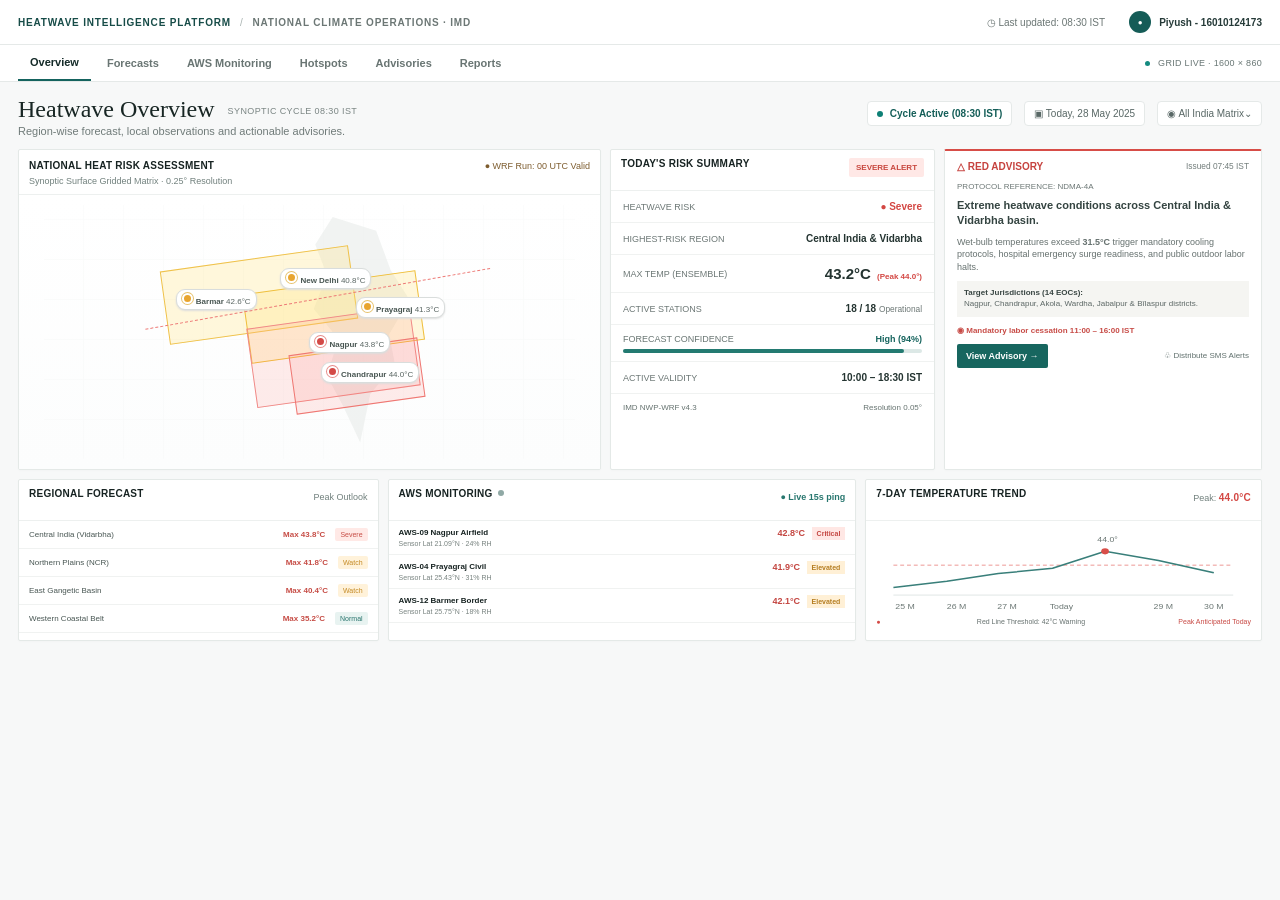
<file: index.html>
<!DOCTYPE html>
<html lang="en">
<head>
  <meta charset="UTF-8">
  <meta name="viewport" content="width=device-width, initial-scale=1.0">
  <title>Heatwave Intelligence Platform</title>
  <link rel="stylesheet" href="styles.css">
</head>
<body>
  <div class="app">
    <header class="topbar">
      <div class="brand">
        <span class="brand-main">HEATWAVE INTELLIGENCE PLATFORM</span>
        <span class="brand-divider">/</span>
        <span class="brand-sub">NATIONAL CLIMATE OPERATIONS · IMD</span>
      </div>
      <div class="top-meta">
        <span class="updated">◷ Last updated: 08:30 IST</span>
        <span class="user-chip">●</span>
        <span class="user-name">Piyush - 16010124173</span>
      </div>
    </header>

    <nav class="nav">
      <div class="nav-left">
        <button class="nav-item active" data-tab="Overview">Overview</button>
        <button class="nav-item" data-tab="Forecasts">Forecasts</button>
        <button class="nav-item" data-tab="AWS Monitoring">AWS Monitoring</button>
        <button class="nav-item" data-tab="Hotspots">Hotspots</button>
        <button class="nav-item" data-tab="Advisories">Advisories</button>
        <button class="nav-item" data-tab="Reports">Reports</button>
      </div>
      <div class="grid-live"><span></span> GRID LIVE · 1600 × 860</div>
    </nav>

    <main>
      <section class="title-row">
        <div>
          <h1>Heatwave Overview <small>SYNOPTIC CYCLE 08:30 IST</small></h1>
          <p>Region-wise forecast, local observations and actionable advisories.</p>
        </div>
        <div class="controls">
          <span class="cycle"><i></i> Cycle Active (08:30 IST)</span>
          <span>▣ Today, 28 May 2025</span>
          <span>◉ All India Matrix⌄</span>
        </div>
      </section>

      <section class="dashboard-grid top-grid">
        <article class="card map-card">
          <div class="card-head">
            <div>
              <b>NATIONAL HEAT RISK ASSESSMENT</b>
              <span>Synoptic Surface Gridded Matrix · 0.25° Resolution</span>
            </div>
            <span class="run">● WRF Run: 00 UTC Valid</span>
          </div>
          <div class="map-area">
            <div class="india-shape"></div>
            <div class="region r1"></div>
            <div class="region r2"></div>
            <div class="region r3"></div>
            <div class="region r4"></div>
            <div class="city c1"><strong>New Delhi</strong> 40.8°C</div>
            <div class="city c2"><strong>Barmar</strong> 42.6°C</div>
            <div class="city c3"><strong>Prayagraj</strong> 41.3°C</div>
            <div class="city critical c4"><strong>Nagpur</strong> 43.8°C</div>
            <div class="city critical c5"><strong>Chandrapur</strong> 44.0°C</div>
            <div class="isoline"></div>
          </div>
        </article>

        <article class="card risk-card">
          <div class="card-head"><b>TODAY'S RISK SUMMARY</b><span class="badge red">SEVERE ALERT</span></div>
          <div class="risk-line"><span>HEATWAVE RISK</span><strong class="danger">● Severe</strong></div>
          <div class="risk-line"><span>HIGHEST-RISK REGION</span><strong>Central India &amp; Vidarbha</strong></div>
          <div class="risk-line"><span>MAX TEMP (ENSEMBLE)</span><strong class="big">43.2°C <em>(Peak 44.0°)</em></strong></div>
          <div class="risk-line"><span>ACTIVE STATIONS</span><strong>18 / 18 <small>Operational</small></strong></div>
          <div class="confidence">
            <div><span>FORECAST CONFIDENCE</span><b>High (94%)</b></div>
            <div class="bar"><i></i></div>
          </div>
          <div class="risk-line"><span>ACTIVE VALIDITY</span><strong>10:00 – 18:30 IST</strong></div>
          <div class="model">IMD NWP-WRF v4.3 <span>Resolution 0.05°</span></div>
        </article>

        <article class="card advisory-card">
          <div class="advisory-title"><span>△ RED ADVISORY</span><small>Issued 07:45 IST</small></div>
          <p class="protocol">PROTOCOL REFERENCE: NDMA-4A</p>
          <h3>Extreme heatwave conditions across Central India &amp; Vidarbha basin.</h3>
          <p>Wet-bulb temperatures exceed <b>31.5°C</b> trigger mandatory cooling protocols, hospital emergency surge readiness, and public outdoor labor halts.</p>
          <div class="jurisdiction">
            <b>Target Jurisdictions (14 EOCs):</b><br>
            Nagpur, Chandrapur, Akola, Wardha, Jabalpur &amp; Bīlaspur districts.
          </div>
          <div class="halt">◉ Mandatory labor cessation 11:00 – 16:00 IST</div>
          <button class="advisory-btn">View Advisory →</button>
          <span class="sms">♧ Distribute SMS Alerts</span>
        </article>
      </section>

      <section class="dashboard-grid bottom-grid">
        <article class="card region-card">
          <div class="card-head"><b>REGIONAL FORECAST</b><span>Peak Outlook</span></div>
          <div class="region-row"><span>Central India (Vidarbha)</span><b>Max 43.8°C</b><em>Severe</em></div>
          <div class="region-row"><span>Northern Plains (NCR)</span><b>Max 41.8°C</b><em>Watch</em></div>
          <div class="region-row"><span>East Gangetic Basin</span><b>Max 40.4°C</b><em>Watch</em></div>
          <div class="region-row"><span>Western Coastal Belt</span><b>Max 35.2°C</b><em>Normal</em></div>
        </article>

        <article class="card aws-card">
          <div class="card-head"><b>AWS MONITORING <span class="dot"></span></b><span class="live">● Live 15s ping</span></div>
          <div class="station"><div><b>AWS-09 Nagpur Airfield</b><span>Sensor Lat 21.09°N · 24% RH</span></div><strong>42.8°C <em>Critical</em></strong></div>
          <div class="station"><div><b>AWS-04 Prayagraj Civil</b><span>Sensor Lat 25.43°N · 31% RH</span></div><strong>41.9°C <em class="amber">Elevated</em></strong></div>
          <div class="station"><div><b>AWS-12 Barmer Border</b><span>Sensor Lat 25.75°N · 18% RH</span></div><strong>42.1°C <em class="amber">Elevated</em></strong></div>
        </article>

        <article class="card chart-card">
          <div class="card-head"><b>7-DAY TEMPERATURE TREND</b><span>Peak: <b class="danger">44.0°C</b></span></div>
          <svg viewBox="0 0 390 120" preserveAspectRatio="none" class="chart">
            <line x1="20" y1="94" x2="370" y2="94" class="axis"/>
            <line x1="20" y1="55" x2="370" y2="55" class="threshold"/>
            <polyline points="20,84 75,76 128,66 184,59 238,37 293,49 350,65" class="trend"/>
            <circle cx="238" cy="37" r="4" class="peak-dot"/>
            <text x="230" y="25">44.0°</text>
            <text x="22" y="112">25 M</text><text x="75" y="112">26 M</text><text x="127" y="112">27 M</text>
            <text x="181" y="112">Today</text><text x="288" y="112">29 M</text><text x="340" y="112">30 M</text>
          </svg>
          <div class="threshold-label"><span>●</span> Red Line Threshold: 42°C Warning <b>Peak Anticipated Today</b></div>
        </article>
      </section>
    </main>
  </div>
  <div id="toast"></div>
  <script src="script.js"></script>
</body>
</html>
</file>
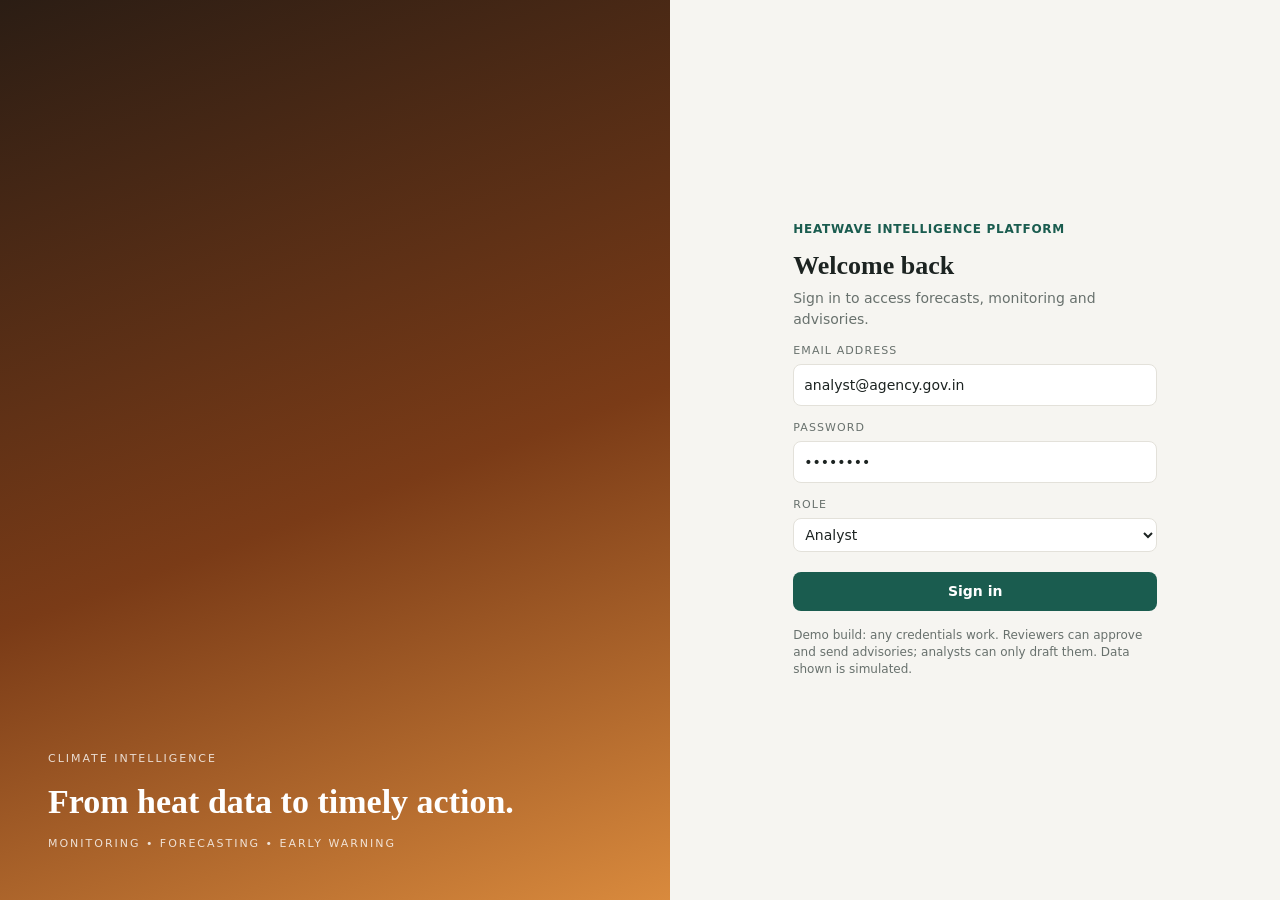
<file: Heatwave Intelligence Platform – MVP.html>
<!DOCTYPE html>
<html lang="en">
<head>
<meta charset="utf-8">
<meta name="viewport" content="width=device-width, initial-scale=1, viewport-fit=cover">
<title>Heatwave Intelligence Platform – MVP</title>
<style>
:root{box-sizing:border-box;padding-top:env(safe-area-inset-top,0px);padding-bottom:env(safe-area-inset-bottom,0px);
--bg:#f6f5f1;--card:#fff;--ink:#1c2321;--mut:#68716d;--line:#e3e1da;--acc:#1a5c4f;--acc2:#e8f1ee;
--c0:#2e8b57;--c1:#d9a21b;--c2:#e8762d;--c3:#c62828}
@media (prefers-color-scheme:dark){:root:not([data-theme="light"]){--bg:#121715;--card:#1b2220;--ink:#e8ece9;--mut:#93a09a;--line:#2d3633;--acc:#4fb39d;--acc2:#1f2f2b}}
:root[data-theme="dark"]{--bg:#121715;--card:#1b2220;--ink:#e8ece9;--mut:#93a09a;--line:#2d3633;--acc:#4fb39d;--acc2:#1f2f2b}
html{scroll-padding-top:env(safe-area-inset-top,0px)}
*{box-sizing:border-box}
body{margin:0;background:var(--bg);color:var(--ink);font:14px/1.45 system-ui,-apple-system,Segoe UI,Roboto,sans-serif}
h1,h2,h3{font-family:Georgia,"Times New Roman",serif;margin:0}
button,select,input{font:inherit;color:inherit}
.btn{background:var(--acc);color:#fff;border:0;border-radius:8px;padding:9px 14px;cursor:pointer;font-weight:600}
:root[data-theme="dark"] .btn{color:#0b1512}
.btn.ghost{background:transparent;color:var(--acc);border:1px solid var(--line)}
.btn:disabled{opacity:.45;cursor:default}
/* login */
#login{display:grid;grid-template-columns:1.1fr 1fr;min-height:100vh}
.hero{background:linear-gradient(160deg,#2b1d14,#7a3b17 55%,#d98a3d);color:#fff;padding:48px;display:flex;flex-direction:column;justify-content:flex-end}
.hero small{letter-spacing:.18em;opacity:.8;font-size:11px}
.hero h2{font-size:34px;margin:10px 0}
.lform{display:flex;flex-direction:column;justify-content:center;padding:48px;max-width:460px;width:100%;margin:auto}
.lform label{font-size:11px;letter-spacing:.1em;color:var(--mut);margin:14px 0 5px;display:block}
.lform input{width:100%;padding:10px;border:1px solid var(--line);border-radius:8px;background:var(--card)}
.note{font-size:12px;color:var(--mut);margin-top:16px}
@media(max-width:760px){#login{grid-template-columns:1fr}.hero{padding:28px;min-height:200px}.lform{padding:28px}}
/* app */
header{background:var(--card);border-bottom:1px solid var(--line);position:sticky;top:env(safe-area-inset-top,0px);z-index:5}
.top{display:flex;justify-content:space-between;align-items:center;gap:10px;padding:10px 18px;flex-wrap:wrap}
.brand{font-weight:700;color:var(--acc);letter-spacing:.06em;font-size:12px}
nav{display:flex;gap:4px;padding:0 12px;overflow-x:auto}
nav button{background:none;border:0;border-bottom:2px solid transparent;padding:10px 12px;cursor:pointer;color:var(--mut);white-space:nowrap}
nav button.on{color:var(--acc);border-color:var(--acc);font-weight:600}
main{padding:18px;max-width:1180px;margin:auto}
.grid{display:grid;gap:14px}
.g3{grid-template-columns:repeat(auto-fit,minmax(280px,1fr))}
.card{background:var(--card);border:1px solid var(--line);border-radius:12px;padding:16px;min-width:0}
.card h3{font-size:15px;margin-bottom:10px}
.pill{display:inline-block;border-radius:999px;padding:2px 9px;font-size:11px;font-weight:700;color:#fff}
.l0{background:var(--c0)}.l1{background:var(--c1)}.l2{background:var(--c2)}.l3{background:var(--c3)}
.kv{display:flex;justify-content:space-between;padding:7px 0;border-bottom:1px solid var(--line)}
.kv:last-child{border:0}
.mut{color:var(--mut)}
.scroll{overflow-x:auto}
table{border-collapse:collapse;width:100%}
th,td{padding:8px;text-align:center;border-bottom:1px solid var(--line);white-space:nowrap}
th:first-child,td:first-child{text-align:left}
.cell{border-radius:6px;color:#fff;font-weight:600;padding:4px 8px;display:inline-block;min-width:48px}
.banner{border-left:4px solid var(--c3);background:var(--card);border:1px solid var(--line);border-left:4px solid var(--c3);border-radius:10px;padding:12px 16px;margin-bottom:14px}
select{padding:7px;border:1px solid var(--line);border-radius:8px;background:var(--card)}
.bar{height:10px;border-radius:5px;background:var(--line);overflow:hidden}
.bar i{display:block;height:100%}
textarea{width:100%;min-height:110px;border:1px solid var(--line);border-radius:8px;padding:10px;background:var(--card)}
.row{display:flex;gap:10px;align-items:center;flex-wrap:wrap}
.tile{cursor:pointer}
.tile:hover{opacity:.85}
.hidden{display:none!important}
</style>
</head>
<body>

<section id="login">
  <div class="hero"><small>CLIMATE INTELLIGENCE</small><h2>From heat data to timely action.</h2><small>MONITORING • FORECASTING • EARLY WARNING</small></div>
  <div class="lform">
    <small class="brand">HEATWAVE INTELLIGENCE PLATFORM</small>
    <h2 style="margin:8px 0 4px;font-size:26px">Welcome back</h2>
    <div class="mut">Sign in to access forecasts, monitoring and advisories.</div>
    <label>EMAIL ADDRESS</label><input id="em" value="analyst@agency.gov.in">
    <label>PASSWORD</label><input id="pw" type="password" value="demo1234">
    <label>ROLE</label>
    <select id="role" style="width:100%"><option>Analyst</option><option>Reviewer</option></select>
    <button class="btn" style="margin-top:20px" onclick="signIn()">Sign in</button>
    <div class="note">Demo build: any credentials work. Reviewers can approve and send advisories; analysts can only draft them. Data shown is simulated.</div>
  </div>
</section>

<section id="app" class="hidden">
  <header>
    <div class="top"><span class="brand">HEATWAVE INTELLIGENCE PLATFORM</span>
      <span class="row mut"><span id="clock"></span><span id="who"></span><button class="btn ghost" onclick="signOut()">Sign out</button></span></div>
    <nav id="nav"></nav>
  </header>
  <main id="view"></main>
</section>

<script>
const $=s=>document.querySelector(s);
const LV=["Normal","Watch","Heatwave","Severe"];
// IMD-style thresholds: plains 40C, coastal 37C, hills 30C; departure >=4.5 heatwave, >=6.5 severe
const TH={plains:40,coast:37,hills:30};
const REG=[
 {id:"ci",n:"Central India (Vidarbha)",t:44.8,nm:38.0,type:"plains",x:150,y:170,w:130,h:90},
 {id:"nw",n:"Northwest Plains",t:42.6,nm:37.5,type:"plains",x:110,y:90,w:120,h:70},
 {id:"eg",n:"East Gangetic Plain",t:41.2,nm:37.0,type:"plains",x:240,y:130,w:110,h:70},
 {id:"wc",n:"Western Coast",t:36.1,nm:33.5,type:"coast",x:60,y:170,w:80,h:100},
 {id:"sp",n:"South Peninsula",t:35.4,nm:33.8,type:"plains",x:140,y:270,w:130,h:90},
 {id:"ne",n:"Northeast",t:33.0,nm:31.0,type:"plains",x:360,y:100,w:80,h:70},
 {id:"hm",n:"Western Himalaya",t:31.5,nm:26.0,type:"hills",x:140,y:20,w:130,h:60}
];
const AWS=[
 {id:"AWS-09",n:"Nagpur Airfield",r:"ci",b:44.6,rh:24},{id:"AWS-04",n:"Prayagraj Civil",r:"eg",b:41.9,rh:31},
 {id:"AWS-12",n:"Barmer Border",r:"nw",b:42.5,rh:18},{id:"AWS-15",n:"Chandrapur Depot",r:"ci",b:45.1,rh:22},
 {id:"AWS-21",n:"Mumbai Santacruz",r:"wc",b:36.4,rh:58},{id:"AWS-27",n:"Dehradun Valley",r:"hm",b:31.2,rh:35}
];
function rng(s){return()=>{s|=0;s=s+0x6D2B79F5|0;let t=Math.imul(s^s>>>15,1|s);t=t+Math.imul(t^t>>>7,61|t)^t;return((t^t>>>14)>>>0)/4294967296}}
function level(r,t){const d=t-r.nm,th=TH[r.type];
 if((t>=th&&d>=6.5)||t>=47)return 3; if(t>=th&&d>=4.5)return 2; if(t>=th-2||d>=3)return 1; return 0}
// Forecast: seeded random walk with mild cooling after day 4 (placeholder for the trained ML model)
function forecast(r){const g=rng(r.id.charCodeAt(0)*131+r.id.charCodeAt(1));let v=r.t;const a=[r.t];
 for(let i=1;i<7;i++){v+=(g()-.5)*1.7-(i>3?.5:0);a.push(+v.toFixed(1))}return a}
REG.forEach(r=>{r.f=forecast(r);r.lv=level(r,r.t);r.peak=Math.max(...r.f)});
AWS.forEach(s=>{s.t=s.b});
const days=[...Array(7)].map((_,i)=>{const d=new Date();d.setDate(d.getDate()+i);return i?d.toLocaleDateString("en-IN",{day:"numeric",month:"short"}):"Today"});
const reg=id=>REG.find(r=>r.id===id);
let tab="Overview",sel="ci",role="Analyst",log=[],adv={};
const TABS=["Overview","Forecasts","AWS Monitoring","Hotspots","Advisories"];

function signIn(){role=$("#role").value;$("#login").classList.add("hidden");$("#app").classList.remove("hidden");
 $("#who").textContent=$("#em").value+" · "+role;show()}
function signOut(){$("#app").classList.add("hidden");$("#login").classList.remove("hidden")}
function show(){$("#nav").innerHTML=TABS.map(t=>`<button class="${t===tab?"on":""}" onclick="tab='${t}';show()">${t}</button>`).join("");render()}
function pill(l){return `<span class="pill l${l}">${LV[l]}</span>`}
function cell(r,t){return `<span class="cell l${level(r,t)}">${t.toFixed(1)}°</span>`}
function selector(){return `<select onchange="sel=this.value;render()">${REG.map(r=>`<option value="${r.id}" ${r.id===sel?"selected":""}>${r.n}</option>`).join("")}</select>`}

function trend(r){const W=520,H=190,p=30,min=Math.min(...r.f,TH[r.type])-2,max=Math.max(...r.f,TH[r.type])+2;
 const X=i=>p+i*(W-2*p)/6,Y=v=>H-p-(v-min)/(max-min)*(H-2*p);
 const line=r.f.map((v,i)=>(i?"L":"M")+X(i)+","+Y(v)).join("");
 return `<svg viewBox="0 0 ${W} ${H}" width="100%" role="img" aria-label="7-day max temperature forecast">
 <line x1="${p}" x2="${W-p}" y1="${Y(TH[r.type])}" y2="${Y(TH[r.type])}" stroke="var(--c3)" stroke-dasharray="5 4"/>
 <text x="${W-p}" y="${Y(TH[r.type])-5}" text-anchor="end" font-size="11" fill="var(--c3)">Heatwave threshold ${TH[r.type]}°C</text>
 <path d="${line}" fill="none" stroke="var(--acc)" stroke-width="2.5"/>
 ${r.f.map((v,i)=>`<circle cx="${X(i)}" cy="${Y(v)}" r="4" fill="var(--acc)"/><text x="${X(i)}" y="${Y(v)-9}" text-anchor="middle" font-size="11" fill="var(--ink)">${v}</text><text x="${X(i)}" y="${H-8}" text-anchor="middle" font-size="10" fill="var(--mut)">${days[i]}</text>`).join("")}</svg>`}

function overview(){
 const top=[...REG].sort((a,b)=>b.t-a.t)[0],worst=Math.max(...REG.map(r=>r.lv)),r=reg(sel);
 const conf=88+Math.round(rng(7)()*6);
 return `${worst>=2?`<div class="banner"><b>${LV[worst]} heatwave alert.</b> ${REG.filter(x=>x.lv>=2).map(x=>x.n).join(", ")} above threshold. <a href="#" onclick="tab='Advisories';sel='${top.id}';show();return false">Draft advisories →</a></div>`:""}
 <div class="grid g3">
  <div class="card"><h3>Today's risk summary</h3>
   <div class="kv"><span class="mut">Heatwave risk</span>${pill(worst)}</div>
   <div class="kv"><span class="mut">Highest-risk region</span><b>${top.n}</b></div>
   <div class="kv"><span class="mut">Max temp (ensemble)</span><b>${top.t}°C <span class="mut">(peak ${top.peak}°)</span></b></div>
   <div class="kv"><span class="mut">Active stations</span><b>${AWS.length} / ${AWS.length} operational</b></div>
   <div class="kv"><span class="mut">Forecast confidence</span><b>${conf}%</b></div></div>
  <div class="card"><h3>Regional forecast (peak outlook)</h3>
   ${[...REG].sort((a,b)=>b.peak-a.peak).map(x=>`<div class="kv"><span>${x.n}</span><span>${x.peak}° ${pill(level(x,x.peak))}</span></div>`).join("")}</div>
  <div class="card"><h3>AWS monitoring <span class="mut" style="font-weight:400;font-size:12px">· live (simulated)</span></h3>
   <div id="awsmini">${awsMini()}</div></div>
 </div>
 <div class="card" style="margin-top:14px"><div class="row" style="justify-content:space-between"><h3>7-day temperature trend</h3>${selector()}</div>${trend(r)}</div>`}
function awsMini(){return AWS.slice(0,4).map(s=>{const l=level(reg(s.r),s.t);return `<div class="kv"><span>${s.id} ${s.n}</span><span>${s.t.toFixed(1)}° ${pill(l)}</span></div>`}).join("")}

function forecasts(){return `<div class="card scroll"><h3>7-day max temperature forecast by region</h3><table><tr><th>Region</th>${days.map(d=>`<th>${d}</th>`).join("")}</tr>
 ${REG.map(r=>`<tr><td>${r.n}</td>${r.f.map(v=>`<td>${cell(r,v)}</td>`).join("")}</tr>`).join("")}</table>
 <p class="mut">Severity uses IMD-style rules: max temp at or above the regional threshold (plains 40°C, coast 37°C, hills 30°C) with departure from normal of 4.5°C (heatwave) or 6.5°C (severe). Forecast engine is a placeholder; plug the trained model in at <code>forecast()</code>.</p></div>`}

function awsView(){return `<div class="grid g3">${AWS.map(s=>{const r=reg(s.r),l=level(r,s.t),err=(s.t-r.f[0]);
 return `<div class="card"><div class="row" style="justify-content:space-between"><b>${s.id}</b>${pill(l)}</div>
 <div class="mut">${s.n} · ${r.n}</div><div style="font-size:30px;font-family:Georgia;margin:8px 0">${s.t.toFixed(1)}°C</div>
 <div class="kv"><span class="mut">Humidity</span><b>${s.rh}% RH</b></div>
 <div class="kv"><span class="mut">Forecast today</span><b>${r.f[0]}°C</b></div>
 <div class="kv"><span class="mut">Observed − forecast</span><b>${err>0?"+":""}${err.toFixed(1)}°C</b></div></div>`}).join("")}</div>
 <p class="mut">Readings tick every 4 s from simulated sensors. Replace with the AWS ingestion endpoint (MQTT/HTTP) to go live.</p>`}

function hotspots(){const r=reg(sel);
 return `<div class="grid g3"><div class="card" style="grid-column:span 2;min-width:280px"><h3>Heat hotspot map (schematic)</h3>
 <svg viewBox="0 0 470 380" width="100%">${REG.map(x=>`<g class="tile" onclick="sel='${x.id}';render()"><rect x="${x.x}" y="${x.y}" width="${x.w}" height="${x.h}" rx="14" fill="var(--c${x.lv})" opacity="${x.id===sel?1:.8}" stroke="${x.id===sel?"var(--ink)":"none"}" stroke-width="3"/><text x="${x.x+x.w/2}" y="${x.y+x.h/2-2}" text-anchor="middle" fill="#fff" font-size="11" font-weight="700">${x.n.split(" (")[0]}</text><text x="${x.x+x.w/2}" y="${x.y+x.h/2+14}" text-anchor="middle" fill="#fff" font-size="12">${x.t}°C</text></g>`).join("")}</svg></div>
 <div class="card"><h3>${r.n}</h3>${pill(r.lv)}
 <div class="kv"><span class="mut">Max temp today</span><b>${r.t}°C</b></div>
 <div class="kv"><span class="mut">Normal</span><b>${r.nm}°C</b></div>
 <div class="kv"><span class="mut">Departure</span><b>+${(r.t-r.nm).toFixed(1)}°C</b></div>
 <div class="kv"><span class="mut">Peak (7 days)</span><b>${r.peak}°C</b></div>
 <button class="btn" style="margin-top:12px" onclick="tab='Advisories';show()">Create advisory</button></div></div>`}

const TPL={
 "Public health":l=>l>=3?"RED ALERT: Avoid outdoor activity 11:00–16:00. Hydrate every 30 min, open cooling centres, check on elderly and children, and watch for heat-stroke signs (confusion, no sweating, high fever).":l==2?"ORANGE ALERT: Limit outdoor exposure at midday, drink water regularly, wear light cotton clothing. Hospitals should stock ORS and cooling supplies.":"Be heat aware: stay hydrated and avoid strenuous work in peak afternoon hours.",
 "Agriculture":l=>l>=2?"Shift field work to early morning/evening. Irrigate in the evening, mulch to hold moisture, protect livestock with shade and water, and delay spraying and harvest during peak heat.":"Monitor crop water stress and plan irrigation ahead of the warm spell.",
 "Municipal / Disaster authority":l=>l>=2?"Activate heat action plan: stagger work hours for outdoor labour, open shaded water points, extend hospital readiness, and pre-position response teams in affected districts.":"Keep heat action plan on standby and review water-point readiness."};
function advisories(){const r=reg(sel);
 return `<div class="row" style="margin-bottom:12px"><b>Region</b>${selector()}${pill(r.lv)}<span class="mut">${r.t}°C today · peak ${r.peak}°C</span></div>
 <div class="grid g3">${Object.keys(TPL).map(k=>{const key=r.id+"|"+k,a=adv[key]||(adv[key]={text:TPL[k](r.lv),st:"Draft"});
 const canR=role==="Reviewer";
 return `<div class="card"><div class="row" style="justify-content:space-between"><h3>${k}</h3><span class="pill l${a.st==="Sent"?0:a.st==="Reviewed"?1:2}">${a.st}</span></div>
 <textarea ${a.st==="Sent"?"disabled":""} onchange="adv['${key}'].text=this.value;adv['${key}'].st='Draft'">${a.text}</textarea>
 <div class="row" style="margin-top:10px"><button class="btn ghost" ${a.st!=="Draft"||!canR?"disabled":""} onclick="step('${key}','Reviewed','${k}')">Approve</button>
 <button class="btn" ${a.st!=="Reviewed"||!canR?"disabled":""} onclick="step('${key}','Sent','${k}')">Send warning</button></div>
 ${canR?"":`<div class="note">Sign in as Reviewer to approve and send.</div>`}</div>`}).join("")}</div>
 <div class="card" style="margin-top:14px"><h3>Dispatch log</h3>${log.length?log.map(x=>`<div class="kv"><span>${x.t} · ${x.k} · ${x.r}</span><span>${x.s}</span></div>`).join(""):`<span class="mut">Nothing sent yet.</span>`}</div>`}
function step(key,st,k){adv[key].st=st;log.unshift({t:new Date().toLocaleTimeString("en-IN",{hour:"2-digit",minute:"2-digit"}),k,r:reg(key.split("|")[0]).n,s:st});render()}

function render(){$("#view").innerHTML=({Overview:overview,Forecasts:forecasts,"AWS Monitoring":awsView,Hotspots:hotspots,Advisories:advisories})[tab]()}
setInterval(()=>{AWS.forEach(s=>{s.t=+(s.t+(Math.random()-.5)*.4).toFixed(2)});
 $("#clock").textContent="Updated "+new Date().toLocaleTimeString("en-IN",{hour:"2-digit",minute:"2-digit",second:"2-digit"});
 if(!$("#app").classList.contains("hidden")){if(tab==="AWS Monitoring")render();else if(tab==="Overview"&&$("#awsmini"))$("#awsmini").innerHTML=awsMini()}},4000);
</script>
</body>
</html>
</file>
<file: styles.css>
*{box-sizing:border-box}body{margin:0;background:#f7f8f8;color:#172322;font-family:Arial,Helvetica,sans-serif;font-size:12px}.app{min-height:100vh}.topbar{height:45px;background:#fff;border-bottom:1px solid #e5e9e8;display:flex;align-items:center;justify-content:space-between;padding:0 18px}.brand{display:flex;align-items:center;gap:9px;font-size:10px;letter-spacing:.8px}.brand-main{font-weight:800;color:#174c48}.brand-divider{color:#a8b2b0}.brand-sub{color:#6c7775;font-weight:700}.top-meta{display:flex;align-items:center;gap:8px;color:#6c7775;font-size:10px}.updated{margin-right:16px}.user-chip{width:22px;height:22px;border-radius:50%;background:#155c57;color:#fff;display:grid;place-items:center;font-size:8px}.user-name{font-weight:700;color:#253a38}.nav{height:37px;background:#fff;border-bottom:1px solid #e5e9e8;display:flex;align-items:center;justify-content:space-between;padding:0 18px}.nav-left{display:flex;height:100%;gap:4px}.nav-item{border:0;background:transparent;padding:0 12px;color:#697573;font-size:11px;font-weight:600;cursor:pointer}.nav-item.active{color:#142a28;border-bottom:2px solid #15635e}.grid-live{font-size:9px;color:#687674;letter-spacing:.3px}.grid-live span{display:inline-block;width:5px;height:5px;border-radius:50%;background:#148b80;margin-right:5px}main{padding:14px 18px 18px;max-width:1600px;margin:auto}.title-row{display:flex;justify-content:space-between;align-items:flex-start;margin-bottom:12px}.title-row h1{font:24px Georgia,serif;margin:0 0 2px;color:#182624}.title-row h1 small{font:9px Arial,sans-serif;color:#7a8583;letter-spacing:.4px;vertical-align:middle;margin-left:7px}.title-row p{margin:0;color:#707b79;font-size:11px}.controls{display:flex;gap:12px;align-items:center;font-size:10px;color:#596866;padding-top:5px}.controls span{background:#fff;border:1px solid #e5e9e8;padding:6px 9px;border-radius:4px}.controls .cycle{color:#145e58;font-weight:700}.cycle i{display:inline-block;width:6px;height:6px;border-radius:50%;background:#0e8076;margin-right:4px}.dashboard-grid{display:grid;gap:9px}.top-grid{grid-template-columns:1.65fr .92fr .9fr}.bottom-grid{grid-template-columns:1fr 1.3fr 1.1fr;margin-top:9px}.card{background:#fff;border:1px solid #e4e9e7;border-radius:2px;box-shadow:0 1px 2px rgba(20,40,38,.02);overflow:hidden}.card-head{min-height:41px;padding:8px 10px;display:flex;justify-content:space-between;align-items:flex-start;border-bottom:1px solid #edf0ef}.card-head b{font-size:10px;letter-spacing:.25px}.card-head span{display:block;color:#71807d;font-size:9px;margin-top:4px}.card-head .run{color:#7d5c2e;margin-top:3px}.badge{padding:5px 7px!important;margin:0!important;border-radius:2px;font-weight:800;font-size:8px!important}.badge.red{background:#ffe8e6;color:#c8473e}.map-area{height:274px;position:relative;background:linear-gradient(#fff,#fcfdfd);overflow:hidden}.map-area:before{content:"";position:absolute;inset:10px 25px;background:repeating-linear-gradient(90deg,transparent 0,transparent 39px,#f4f6f5 40px),repeating-linear-gradient(0deg,transparent 0,transparent 39px,#f4f6f5 40px);opacity:.6}.india-shape{position:absolute;width:145px;height:230px;left:46%;top:22px;background:#eef0ef;clip-path:polygon(32% 0,62% 6%,72% 23%,85% 36%,71% 51%,75% 64%,58% 77%,51% 98%,39% 82%,28% 69%,36% 53%,19% 40%,28% 25%,20% 12%);opacity:.8}.region{position:absolute;border:1px solid #efc24c;background:rgba(255,224,114,.25);transform:rotate(-8deg)}.r1{width:190px;height:74px;left:25%;top:63px}.r2{width:175px;height:70px;left:39%;top:87px;border-color:#efbf3d}.r3{width:165px;height:80px;left:40%;top:122px;border-color:#f08a87;background:rgba(255,118,112,.14)}.r4{width:130px;height:60px;left:47%;top:151px;border-color:#ef7772;background:rgba(255,100,95,.12)}.city{position:absolute;background:#fff;border:1px solid #d9dddc;padding:3px 5px;border-radius:9px;font-size:8px;color:#586461;box-shadow:0 1px 2px #ddd}.city:before{content:"";display:inline-block;width:7px;height:7px;border-radius:50%;background:#e8a52f;margin-right:3px;border:2px solid #fff;box-shadow:0 0 0 1px #e6c26d}.city strong{font-weight:800;color:#475551}.c1{left:45%;top:73px}.c2{left:27%;top:94px}.c3{left:58%;top:102px}.c4{left:50%;top:137px}.c5{left:52%;top:167px}.city.critical:before{background:#d34a47;box-shadow:0 0 0 1px #e68c89}.isoline{position:absolute;width:350px;height:50px;left:22%;top:103px;border-top:1px dashed #ed7b77;transform:rotate(-10deg)}.risk-card{padding-bottom:4px}.risk-line{display:flex;justify-content:space-between;align-items:center;padding:10px 12px;border-bottom:1px solid #f0f2f1;color:#6c7775;font-size:9px}.risk-line strong{color:#243431;font-size:10px}.risk-line .danger,.danger{color:#d34743}.risk-line .big{font-size:15px}.risk-line em{font-style:normal;font-size:8px;color:#d34743;margin-left:2px}.risk-line small{font-weight:400;color:#6c7775}.confidence{padding:9px 12px 8px;border-bottom:1px solid #f0f2f1}.confidence>div:first-child{display:flex;justify-content:space-between;color:#687572;font-size:9px}.confidence b{color:#16645e}.bar{height:4px;background:#dce8e6;border-radius:5px;margin-top:5px}.bar i{display:block;width:94%;height:100%;background:#237a71;border-radius:5px}.model{padding:9px 12px;font-size:8px;color:#667370}.model span{float:right}.advisory-card{border-top:2px solid #d74d47;padding:0 12px 9px}.advisory-title{display:flex;justify-content:space-between;padding:10px 0 8px;color:#c6433f;font-size:10px;font-weight:800}.advisory-title small{color:#727d7b;font-weight:400}.protocol{font-size:8px;color:#6c7775;margin:2px 0 7px}.advisory-card h3{font-size:11px;line-height:1.35;margin:0 0 8px;color:#344441}.advisory-card p:not(.protocol){font-size:9px;line-height:1.4;color:#66716f;margin:0 0 8px}.jurisdiction{background:#f5f5f2;padding:7px;font-size:8px;line-height:1.35;color:#5d6866}.jurisdiction b{color:#384542}.halt{font-size:8px;color:#c74b46;font-weight:700;padding:9px 0}.advisory-btn{background:#17665f;color:#fff;border:0;padding:7px 9px;border-radius:2px;font-size:9px;font-weight:700}.sms{font-size:8px;color:#60706d;float:right;padding-top:7px}.bottom-grid .card{min-height:142px}.region-card,.aws-card,.chart-card{padding-bottom:7px}.region-row{display:grid;grid-template-columns:1fr auto auto;gap:10px;padding:7px 10px;border-bottom:1px solid #f0f2f1;align-items:center;font-size:8px;color:#485653}.region-row b{font-size:8px;color:#c64c45}.region-row em{font-style:normal;background:#ffe9e6;color:#c64c45;padding:3px 5px;border-radius:2px;font-size:7px}.region-row:nth-child(3) em,.region-row:nth-child(4) em{background:#fff2da;color:#c48a24}.region-row:last-child em{background:#e8f3f1;color:#28746d}.aws-card .card-head .dot{display:inline-block;width:6px;height:6px;border-radius:50%;background:#90a9a5;margin:0 0 1px 3px}.live{color:#28776f!important;font-weight:700}.station{display:flex;justify-content:space-between;padding:7px 10px;border-bottom:1px solid #f0f2f1}.station>div{display:flex;flex-direction:column;gap:3px}.station b{font-size:8px}.station span{font-size:7px;color:#77827f}.station>strong{font-size:9px;color:#c44742}.station em{font-style:normal;background:#ffe7e4;padding:3px 5px;font-size:7px;margin-left:4px}.station em.amber{background:#fff0d6;color:#b57d21}.chart{width:100%;height:94px;padding:2px 8px 0}.chart .axis{stroke:#dce3e1;stroke-width:1}.chart .threshold{stroke:#e98984;stroke-dasharray:4 3;stroke-width:1}.chart .trend{fill:none;stroke:#397f7a;stroke-width:2}.chart circle{fill:#397f7a}.chart .peak-dot{fill:#d84e49}.chart text{font-size:9px;fill:#6b7774}.threshold-label{display:flex;align-items:center;justify-content:space-between;padding:0 10px;font-size:7px;color:#66716f}.threshold-label span{color:#d44b47;margin-right:3px}.threshold-label b{font-weight:400;color:#c84b46}.toast{position:fixed;bottom:18px;left:50%;transform:translateX(-50%) translateY(20px);background:#163f3b;color:#fff;padding:9px 15px;border-radius:4px;font-size:11px;opacity:0;pointer-events:none;transition:.2s}.toast.show{opacity:1;transform:translateX(-50%) translateY(0)}@media(max-width:1050px){.top-grid{grid-template-columns:1fr 1fr}.advisory-card{grid-column:1/-1}.bottom-grid{grid-template-columns:1fr 1fr}.chart-card{grid-column:1/-1}}@media(max-width:720px){.topbar{height:auto;min-height:45px;gap:8px;flex-wrap:wrap;padding:8px 12px}.top-meta{margin-left:auto}.updated{display:none}.nav{overflow:auto}.title-row{flex-direction:column;gap:9px}.controls{flex-wrap:wrap}.top-grid,.bottom-grid{grid-template-columns:1fr}.advisory-card,.chart-card{grid-column:auto}.map-area{height:250px}.brand-sub,.brand-divider{display:none}}
</file>
